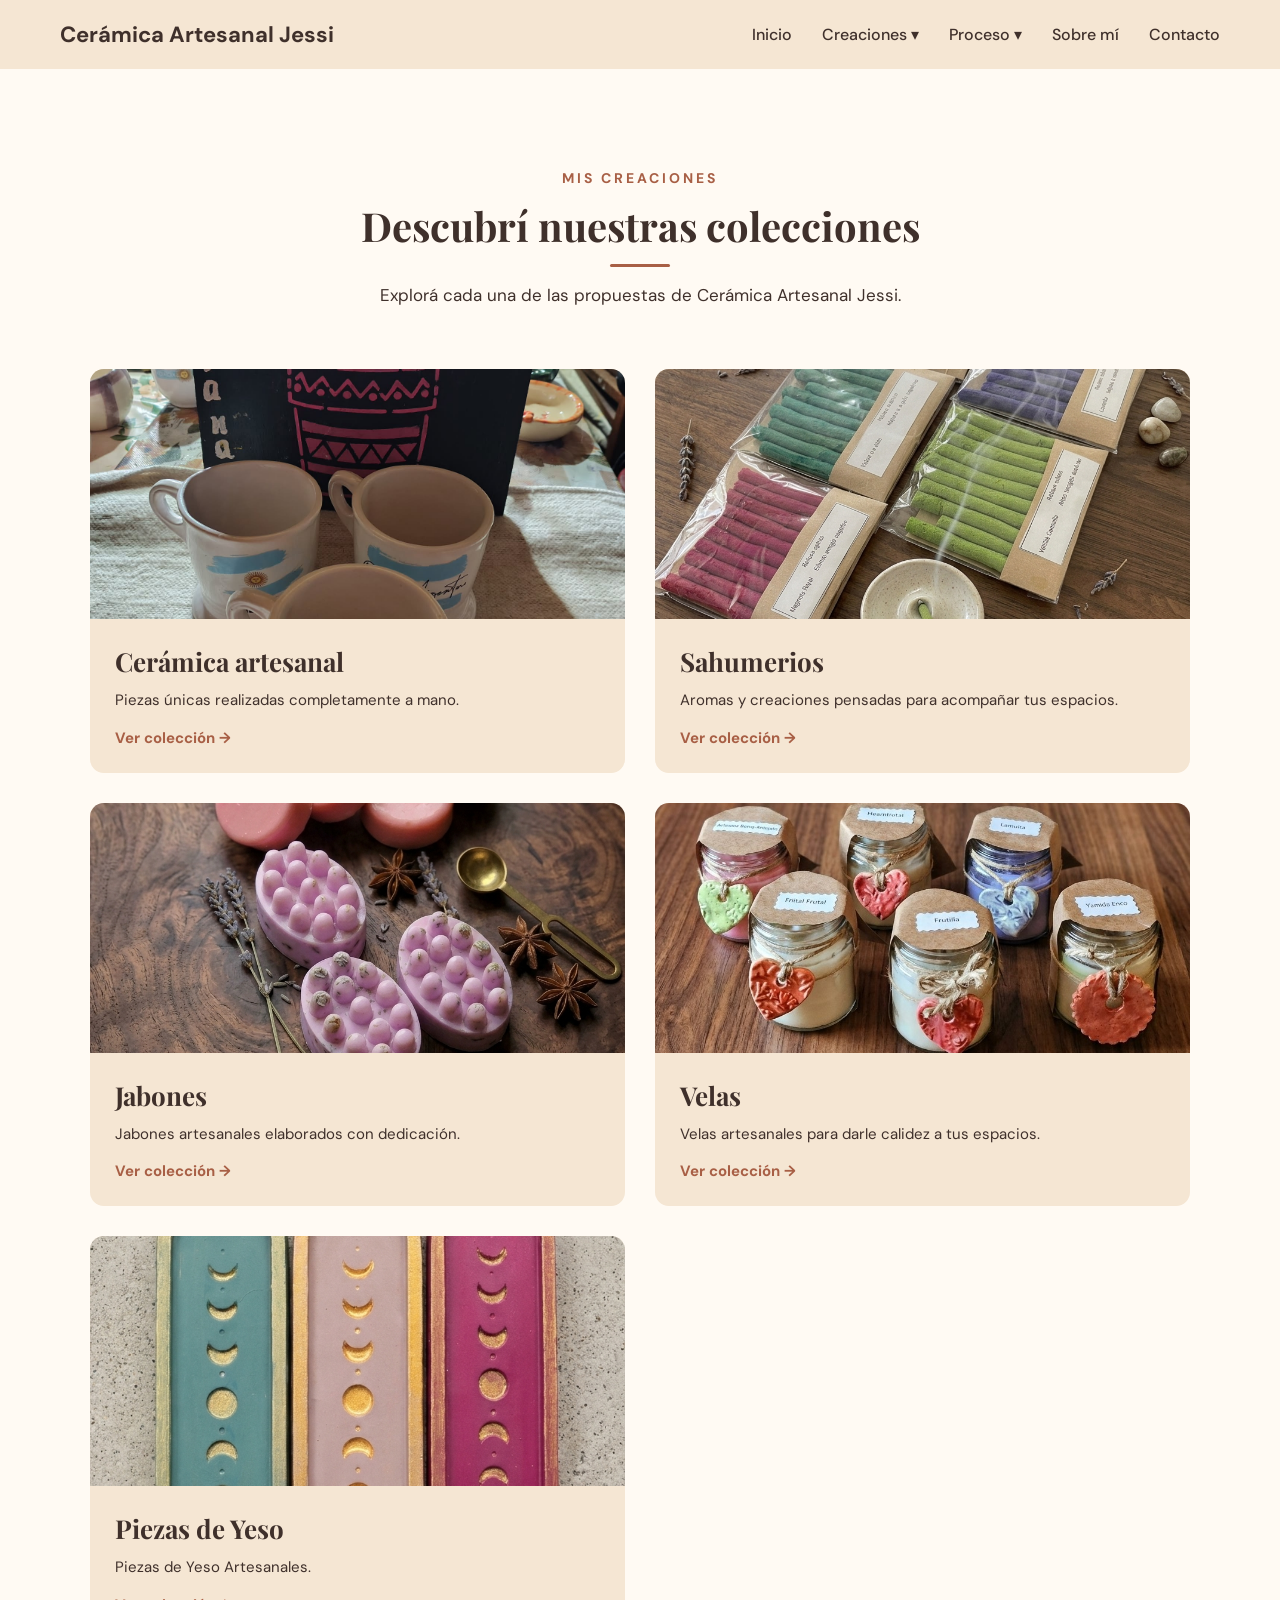
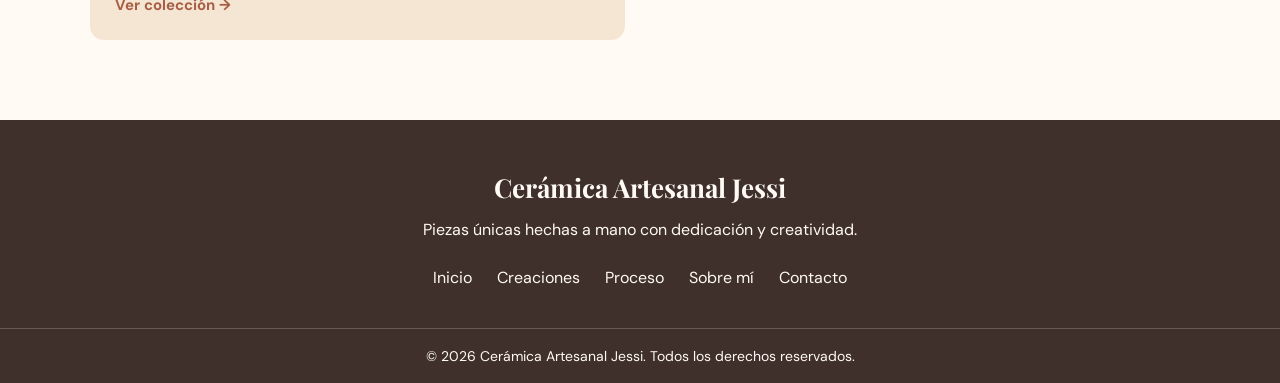
<file: creaciones.html>
<!DOCTYPE html>
<html lang="es">

<head>
    <meta charset="UTF-8">
    <meta name="viewport" content="width=device-width, initial-scale=1.0">

    <title>Creaciones | Cerámica Artesanal Jessi</title>

    <link rel="preconnect" href="https://fonts.googleapis.com">
    <link rel="preconnect" href="https://fonts.gstatic.com" crossorigin>

    <link href="https://fonts.googleapis.com/css2?family=DM+Sans:wght@400;500;600;700&family=Playfair+Display:wght@500;600;700&display=swap" rel="stylesheet">

    <link rel="stylesheet" href="css/style.css">
</head>

<body>

    <nav>
    <div class="logo">
        Cerámica Artesanal Jessi
    </div>

    <button class="menu-toggle" aria-label="Abrir menú">
        ☰
    </button>

    <ul>
        <li><a href="index.html">Inicio</a></li>
        <li class="dropdown">
            <a href="creaciones.html" class="dropdown-link">Creaciones ▾</a>
            <ul class="dropdown-menu">
                <li><a href="ceramica.html">Cerámica</a></li>
                <li><a href="sahumerios.html">Sahumerios</a></li>
                <li><a href="jabones.html">Jabones</a></li>
                <li><a href="velas.html">Velas</a></li>
                <li><a href="yeso.html">Yeso</a></li>
            </ul>
        </li>
        <li class="dropdown">
            <a href="proceso.html" class="dropdown-link">Proceso ▾</a>
            <ul class="dropdown-menu">
                <li><a href="proceso-ceramica.html">Proceso de Cerámica</a></li>
                <li><a href="proceso-sahumerios.html">Proceso de Sahumerios</a></li>
                <li><a href="proceso-jabones.html">Proceso de Jabones</a></li>
                <li><a href="proceso-velas.html">Proceso de Velas</a></li>
                <li><a href="proceso-yeso.html">Proceso de piezas de Yeso</a></li>
            </ul>
        </li>
        <li><a href="index.html#sobre-mi">Sobre mí</a></li>
        <li><a href="index.html#contacto">Contacto</a></li>
    </ul>
</nav>


    <main>

        <section class="creaciones-principal">

            <div class="seccion-titulo">

                <p class="subtitulo">MIS CREACIONES</p>

                <h2>Descubrí nuestras colecciones</h2>

                <p>
                    Explorá cada una de las propuestas de
                    Cerámica Artesanal Jessi.
                </p>

            </div>


            <div class="categorias-creaciones">

                <a href="ceramica.html" class="categoria-creacion">

                    <div class="categoria-imagen">
                        <img src="img/Ceramica/Ceramica1.jpg" alt="Cerámica artesanal">
                    </div>

                    <div class="categoria-contenido">
                        <h2>Cerámica artesanal</h2>

                        <p>
                            Piezas únicas realizadas completamente a mano.
                        </p>

                        <span>Ver colección →</span>
                    </div>

                </a>


                <a href="sahumerios.html" class="categoria-creacion">

                    <div class="categoria-imagen">
                        <img src="img/Sahumerios/sahumerio2.jpg" alt="Sahumerios artesanales">
                    </div>

                    <div class="categoria-contenido">
                        <h2>Sahumerios</h2>

                        <p>
                            Aromas y creaciones pensadas para acompañar tus espacios.
                        </p>

                        <span>Ver colección →</span>
                    </div>

                </a>


                <a href="jabones.html" class="categoria-creacion">

                    <div class="categoria-imagen">
                        <img src="img/Jabones/jabones4.jpg" alt="Jabones artesanales">
                    </div>

                    <div class="categoria-contenido">
                        <h2>Jabones</h2>

                        <p>
                            Jabones artesanales elaborados con dedicación.
                        </p>

                        <span>Ver colección →</span>
                    </div>

                </a>


                <a href="velas.html" class="categoria-creacion">

                    <div class="categoria-imagen">
                        <img src="img/Velas/velas1.jpg" alt="Velas artesanales">
                    </div>

                    <div class="categoria-contenido">
                        <h2>Velas</h2>

                        <p>
                            Velas artesanales para darle calidez a tus espacios.
                        </p>

                        <span>Ver colección →</span>
                    </div>

                </a>


                <a href="yeso.html" class="categoria-creacion">

                    <div class="categoria-imagen">
                        <img src="img/Yeso/yeso1.jpg" alt="Piezas de Yeso">
                    </div>

                    <div class="categoria-contenido">
                        <h2>Piezas de Yeso</h2>

                        <p>
                            Piezas de Yeso Artesanales.
                        </p>

                        <span>Ver colección →</span>
                    </div>

                </a>


            </div>

        </section>

    </main>


    <footer>

        <div class="footer-contenido">

            <h3>Cerámica Artesanal Jessi</h3>

            <p>
                Piezas únicas hechas a mano con dedicación y creatividad.
            </p>

            <div class="footer-links">
                <a href="index.html">Inicio</a>
                <a href="creaciones.html">Creaciones</a>
                <a href="index.html#proceso">Proceso</a>
                <a href="index.html#sobre-mi">Sobre mí</a>
                <a href="index.html#contacto">Contacto</a>
            </div>

        </div>

        <div class="footer-final">
            <p>© 2026 Cerámica Artesanal Jessi. Todos los derechos reservados.</p>
        </div>

    </footer>


    <script src="js/script.js"></script>

</body>

</html>
</file>
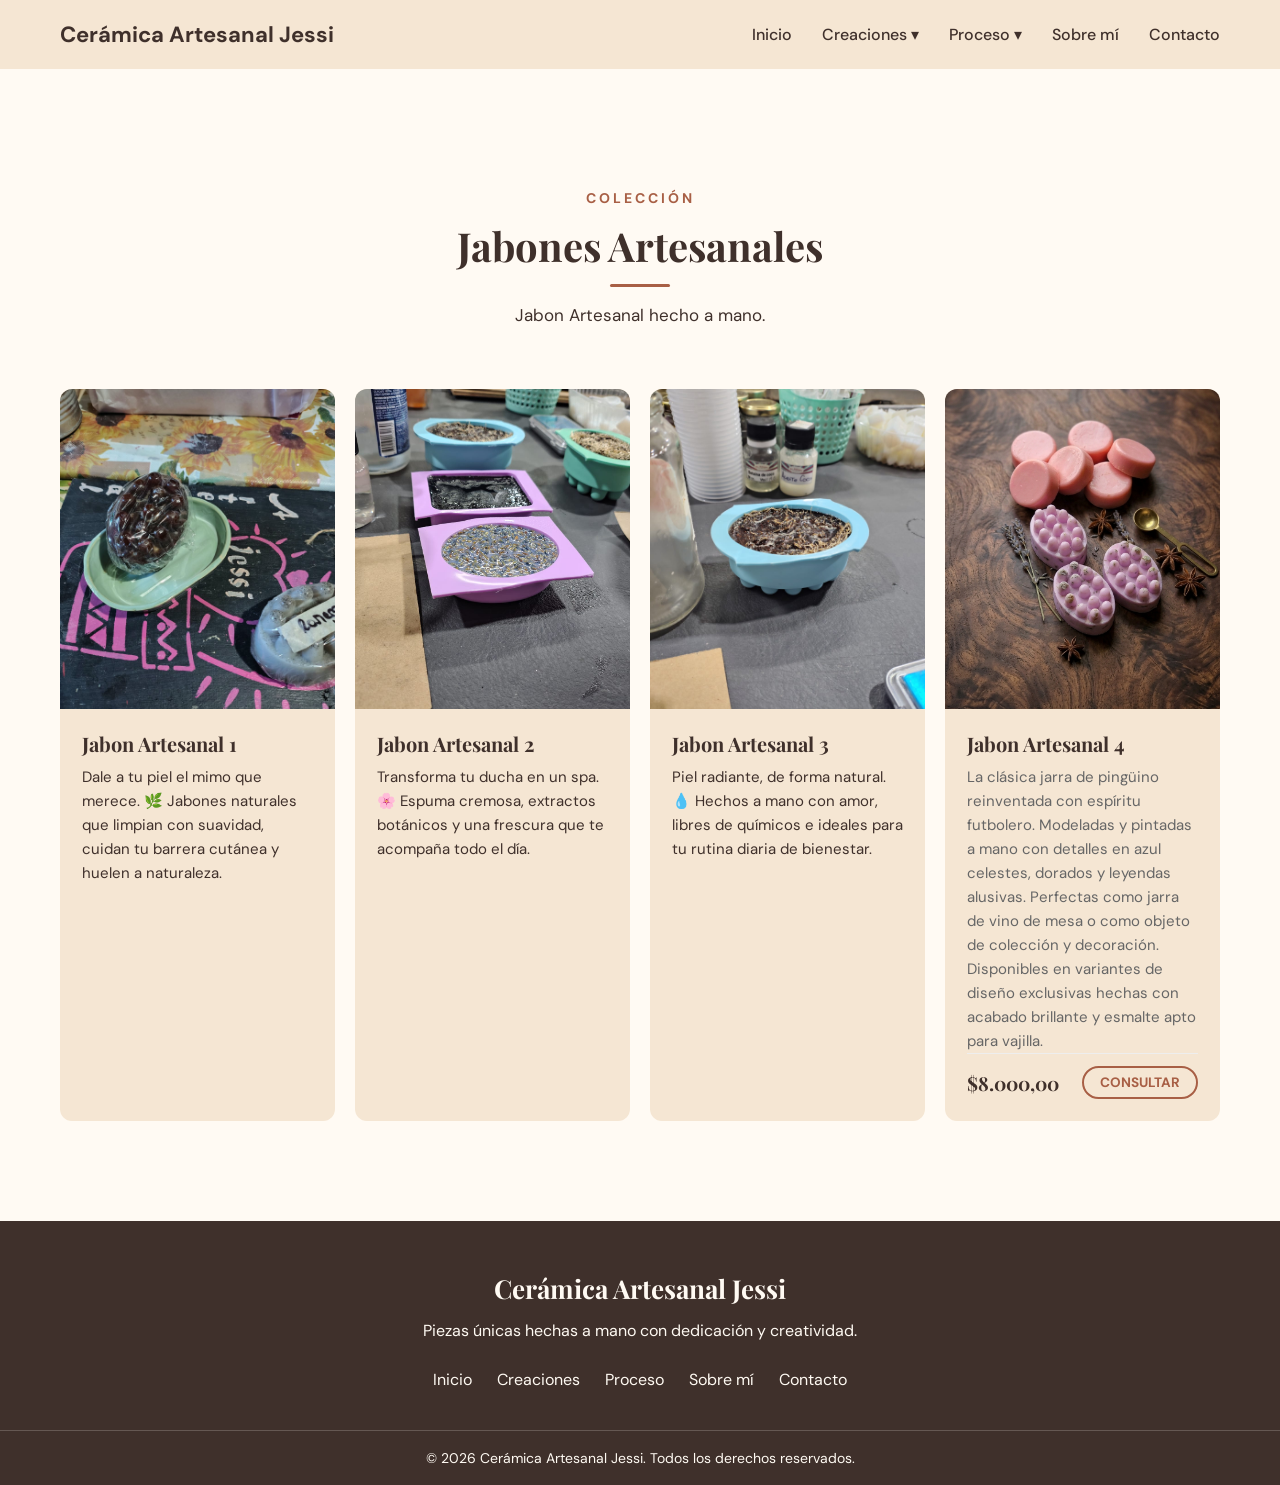
<file: jabones.html>
<!DOCTYPE html>
<html lang="es">

<head>
    <meta charset="UTF-8">
    <meta name="viewport" content="width=device-width, initial-scale=1.0">
    <title>Cerámica Artesanal | Cerámica Artesanal Jessi</title>

    <link rel="preconnect" href="https://fonts.googleapis.com">
    <link rel="preconnect" href="https://fonts.gstatic.com" crossorigin>
    <link href="https://fonts.googleapis.com/css2?family=DM+Sans:wght@400;500;600;700&family=Playfair+Display:wght@500;600;700&display=swap" rel="stylesheet">

    <link rel="stylesheet" href="css/style.css">
</head>

<body>

    <nav>
    <div class="logo">
        Cerámica Artesanal Jessi
    </div>

    <button class="menu-toggle" aria-label="Abrir menú">
        ☰
    </button>

    <ul>
        <li><a href="index.html">Inicio</a></li>
        <li class="dropdown">
            <a href="creaciones.html" class="dropdown-link">Creaciones ▾</a>
            <ul class="dropdown-menu">
                <li><a href="ceramica.html">Cerámica</a></li>
                <li><a href="sahumerios.html">Sahumerios</a></li>
                <li><a href="jabones.html">Jabones</a></li>
                <li><a href="velas.html">Velas</a></li>
                <li><a href="yeso.html">Yeso</a></li>
            </ul>
        </li>
        <li class="dropdown">
            <a href="proceso.html" class="dropdown-link">Proceso ▾</a>
            <ul class="dropdown-menu">
                <li><a href="proceso-ceramica.html">Proceso de Cerámica</a></li>
                <li><a href="proceso-sahumerios.html">Proceso de Sahumerios</a></li>
                <li><a href="proceso-jabones.html">Proceso de Jabones</a></li>
                <li><a href="proceso-velas.html">Proceso de Velas</a></li>
                <li><a href="proceso-yeso.html">Proceso de piezas de yeso</a></li>
            </ul>
        </li>
        <li><a href="index.html#sobre-mi">Sobre mí</a></li>
        <li><a href="index.html#contacto">Contacto</a></li>
    </ul>
</nav>

    <main>
        <section class="creaciones">

            <div class="seccion-titulo">
                <p class="subtitulo">COLECCIÓN</p>
                <h2>Jabones Artesanales</h2>
                <p>
                    Jabon Artesanal hecho a mano.
                </p>
            </div>

            <div class="galeria">

                <div class="pieza">
                    <img src="img/Jabones/jabones1.jpeg" alt="Taza de cerámica artesanal">
                    <div class="pieza-info">
                        <h3>Jabon Artesanal 1</h3>
                        <p>Dale a tu piel el mimo que merece. 🌿 Jabones naturales que limpian con suavidad, cuidan tu barrera cutánea y huelen a naturaleza.</p>
                    </div>
                </div>

                <div class="pieza">
                    <img src="img/Jabones/jabones2.jpeg" alt="Plato decorativo de cerámica">
                    <div class="pieza-info">
                        <h3>Jabon Artesanal 2</h3>
                        <p>Transforma tu ducha en un spa. 🌸 Espuma cremosa, extractos botánicos y una frescura que te acompaña todo el día.</p>
                    </div>
                </div>

                <div class="pieza">
                    <img src="img/Jabones/jabones3.jpeg" alt="Florero de cerámica">
                    <div class="pieza-info">
                        <h3>Jabon Artesanal 3</h3>
                        <p>Piel radiante, de forma natural. 💧 Hechos a mano con amor, libres de químicos e ideales para tu rutina diaria de bienestar.</p>
                    </div>
                </div>

                <div class="pieza">
                    <img src="img/Jabones/jabones4.jpg" alt="Jabones Artesanales">
                    
                    <div class="pieza-info">
                        <h3>Jabon Artesanal 4</h3>
                        
                        <p class="pieza-descripcion-larga">
                            La clásica jarra de pingüino reinventada con espíritu futbolero. Modeladas y pintadas a mano con detalles en azul celestes, dorados y leyendas alusivas. Perfectas como jarra de vino de mesa o como objeto de colección y decoración. Disponibles en variantes de diseño exclusivas hechas con acabado brillante y esmalte apto para vajilla.
                        </p>
                        
                        <div class="pieza-compra">
                            <span class="pieza-precio">$8.000,00</span>
                            <a href="index.html#contacto" class="btn-consultar">Consultar</a>
                        </div>
                    </div>
                </div>

            </div>

        </section>
    </main>

    <footer>
        <div class="footer-contenido">
            <h3>Cerámica Artesanal Jessi</h3>
            <p>Piezas únicas hechas a mano con dedicación y creatividad.</p>

            <div class="footer-links">
                <a href="index.html">Inicio</a>
                <a href="creaciones.html">Creaciones</a>
                <a href="index.html#proceso">Proceso</a>
                <a href="index.html#sobre-mi">Sobre mí</a>
                <a href="index.html#contacto">Contacto</a>
            </div>
        </div>

        <div class="footer-final">
            <p>© 2026 Cerámica Artesanal Jessi. Todos los derechos reservados.</p>
        </div>
    </footer>

    <script src="js/script.js"></script>

</body>

</html>
</file>
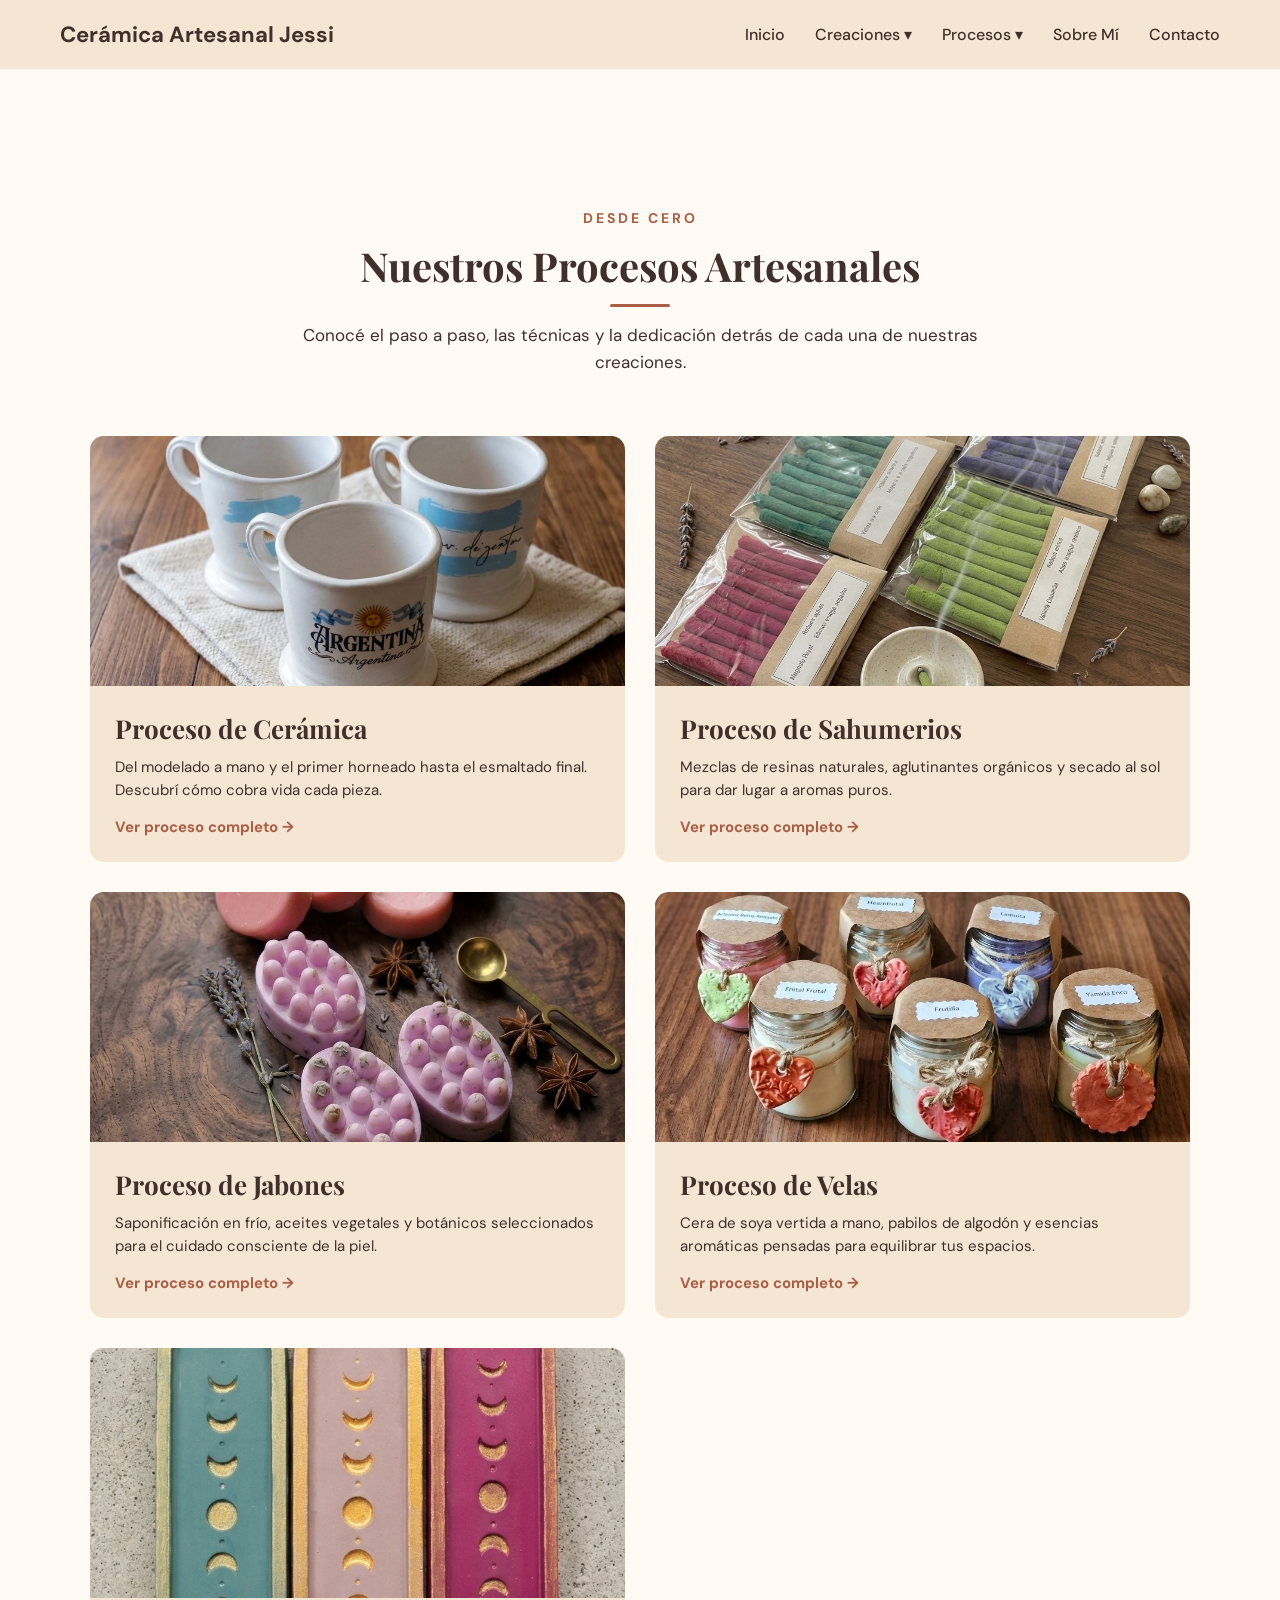
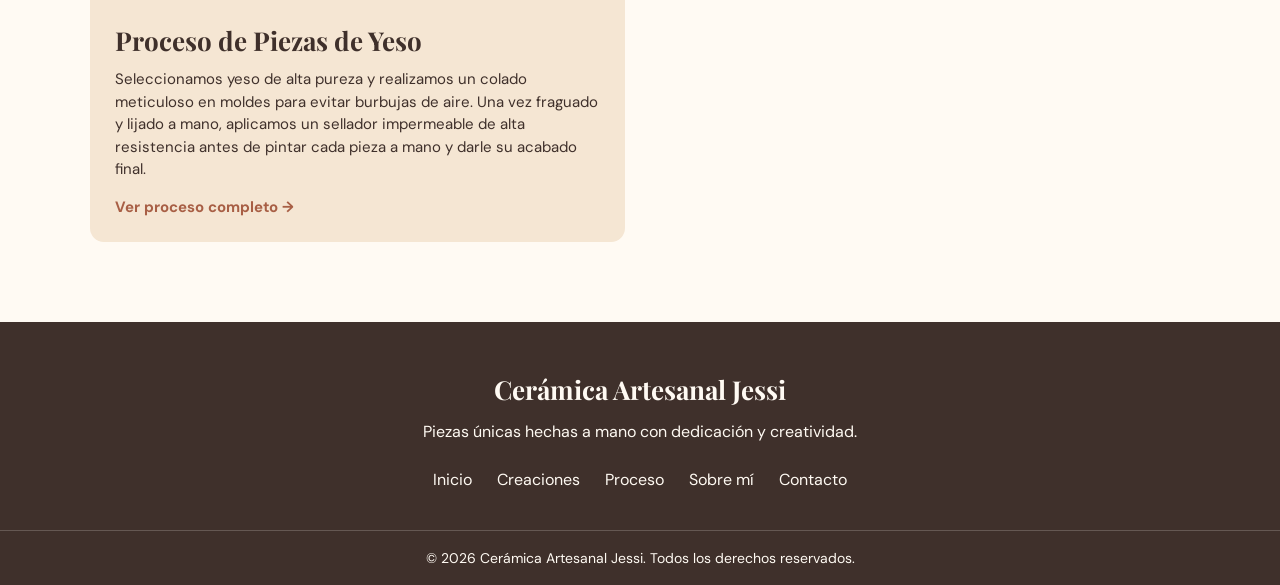
<file: proceso.html>
<!DOCTYPE html>
<html lang="es">
<head>
    <meta charset="UTF-8">
    <meta name="viewport" content="width=device-width, initial-scale=1.0">
    <title>Procesos Artesanales</title>
    <link rel="stylesheet" href="css/style.css">
    <!-- Fuentes Google -->
    <link rel="preconnect" href="https://fonts.googleapis.com">
    <link rel="preconnect" href="https://fonts.gstatic.com" crossorigin>
    <link href="https://fonts.googleapis.com/css2?family=DM+Sans:wght@400;500;700&family=Playfair+Display:wght@600;700&display=swap" rel="stylesheet">
</head>
<body>

    <!-- NAVEGACIÓN -->
    <nav>
        <div class="logo">Cerámica Artesanal Jessi</div>
        <button class="menu-toggle" id="menu-toggle">☰</button>
        <ul id="menu">
            <li><a href="index.html">Inicio</a></li>
            <li class="dropdown">
                <a href="creaciones.html">Creaciones ▾</a>
                <ul class="dropdown-menu">
                    <li><a href="ceramica.html">Cerámica</a></li>
                    <li><a href="sahumerios.html">Sahumerios</a></li>
                    <li><a href="jabones.html">Jabones</a></li>
                    <li><a href="velas.html">Velas</a></li>
                    <li><a href="yeso.html">Yeso</a></li>
                </ul>
            </li>
            <li class="dropdown">
                <a href="procesos.html">Procesos ▾</a>
                <ul class="dropdown-menu">
                    <li><a href="proceso-ceramica.html">Proceso Cerámica</a></li>
                    <li><a href="proceso-sahumerios.html">Proceso Sahumerios</a></li>
                    <li><a href="proceso-jabones.html">Proceso Jabones</a></li>
                    <li><a href="proceso-velas.html">Proceso Velas</a></li>
                    <li><a href="proceso-yeso.html">Proceso de piezas de Yeso</a></li>
                </ul>
            </li>
            <li><a href="sobre-mi.html">Sobre Mí</a></li>
            <li><a href="index.html#contacto">Contacto</a></li>
        </ul>
    </nav>

    <!-- PÁGINA GENERAL DE PROCESOS -->
    <main class="procesos-principal">
        <section class="seccion-titulo">
            <p class="subtitulo">DESDE CERO</p>
            <h2>Nuestros Procesos Artesanales</h2>
            <p>Conocé el paso a paso, las técnicas y la dedicación detrás de cada una de nuestras creaciones.</p>
        </section>

        <div class="categorias-procesos">
            
            <!-- Proceso Cerámica -->
            <a href="proceso-ceramica.html" class="categoria-proceso">
                <div class="categoria-imagen">
                    <img src="img/Procesos/Ceramica1.jpg" alt="Proceso de Cerámica">
                </div>
                <div class="categoria-contenido">
                    <h2>Proceso de Cerámica</h2>
                    <p>Del modelado a mano y el primer horneado hasta el esmaltado final. Descubrí cómo cobra vida cada pieza.</p>
                    <span>Ver proceso completo →</span>
                </div>
            </a>

            <!-- Proceso Sahumerios -->
            <a href="proceso-sahumerios.html" class="categoria-proceso">
                <div class="categoria-imagen">
                    <img src="img/Procesos/sahumerio2.jpg" alt="Proceso de Sahumerios">
                </div>
                <div class="categoria-contenido">
                    <h2>Proceso de Sahumerios</h2>
                    <p>Mezclas de resinas naturales, aglutinantes orgánicos y secado al sol para dar lugar a aromas puros.</p>
                    <span>Ver proceso completo →</span>
                </div>
            </a>

            <!-- Proceso Jabones -->
            <a href="proceso-jabones.html" class="categoria-proceso">
                <div class="categoria-imagen">
                    <img src="img/Procesos/jabones4.jpg" alt="Proceso de Jabones">
                </div>
                <div class="categoria-contenido">
                    <h2>Proceso de Jabones</h2>
                    <p>Saponificación en frío, aceites vegetales y botánicos seleccionados para el cuidado consciente de la piel.</p>
                    <span>Ver proceso completo →</span>
                </div>
            </a>

            <!-- Proceso Velas -->
            <a href="proceso-velas.html" class="categoria-proceso">
                <div class="categoria-imagen">
                    <img src="img/Procesos/velas1.jpg" alt="Proceso de Velas">
                </div>
                <div class="categoria-contenido">
                    <h2>Proceso de Velas</h2>
                    <p>Cera de soya vertida a mano, pabilos de algodón y esencias aromáticas pensadas para equilibrar tus espacios.</p>
                    <span>Ver proceso completo →</span>
                </div>
            </a>

            <a href="proceso-yeso.html" class="categoria-proceso">
                <div class="categoria-imagen">
                    <img src="img/Procesos/yeso1.jpg" alt="Proceso de Piezas de Yeso">
                </div>
                <div class="categoria-contenido">
                    <h2>Proceso de Piezas de Yeso</h2>
                    <p>Seleccionamos yeso de alta pureza y realizamos un colado meticuloso en moldes para evitar burbujas de aire. Una vez fraguado y lijado a mano, aplicamos un sellador impermeable de alta resistencia antes de pintar cada pieza a mano y darle su acabado final.</p>
                    <span>Ver proceso completo →</span>
                </div>
            </a>

        </div>
    </main>

<!-- FOOTER COMPLETO -->
    <footer>
        <div class="footer-contenido">
            <h3>Cerámica Artesanal Jessi</h3>
            <p>Piezas únicas hechas a mano con dedicación y creatividad.</p>
            
            <div class="footer-links">
                <a href="index.html">Inicio</a>
                <a href="creaciones.html">Creaciones</a>
                <a href="procesos.html">Proceso</a>
                <a href="sobre-mi.html">Sobre mí</a>
                <a href="contacto.html">Contacto</a>
            </div>
        </div>

        <div class="footer-final">
            <p>© 2026 Cerámica Artesanal Jessi. Todos los derechos reservados.</p>
        </div>
    </footer>

</body>
</html>
</file>
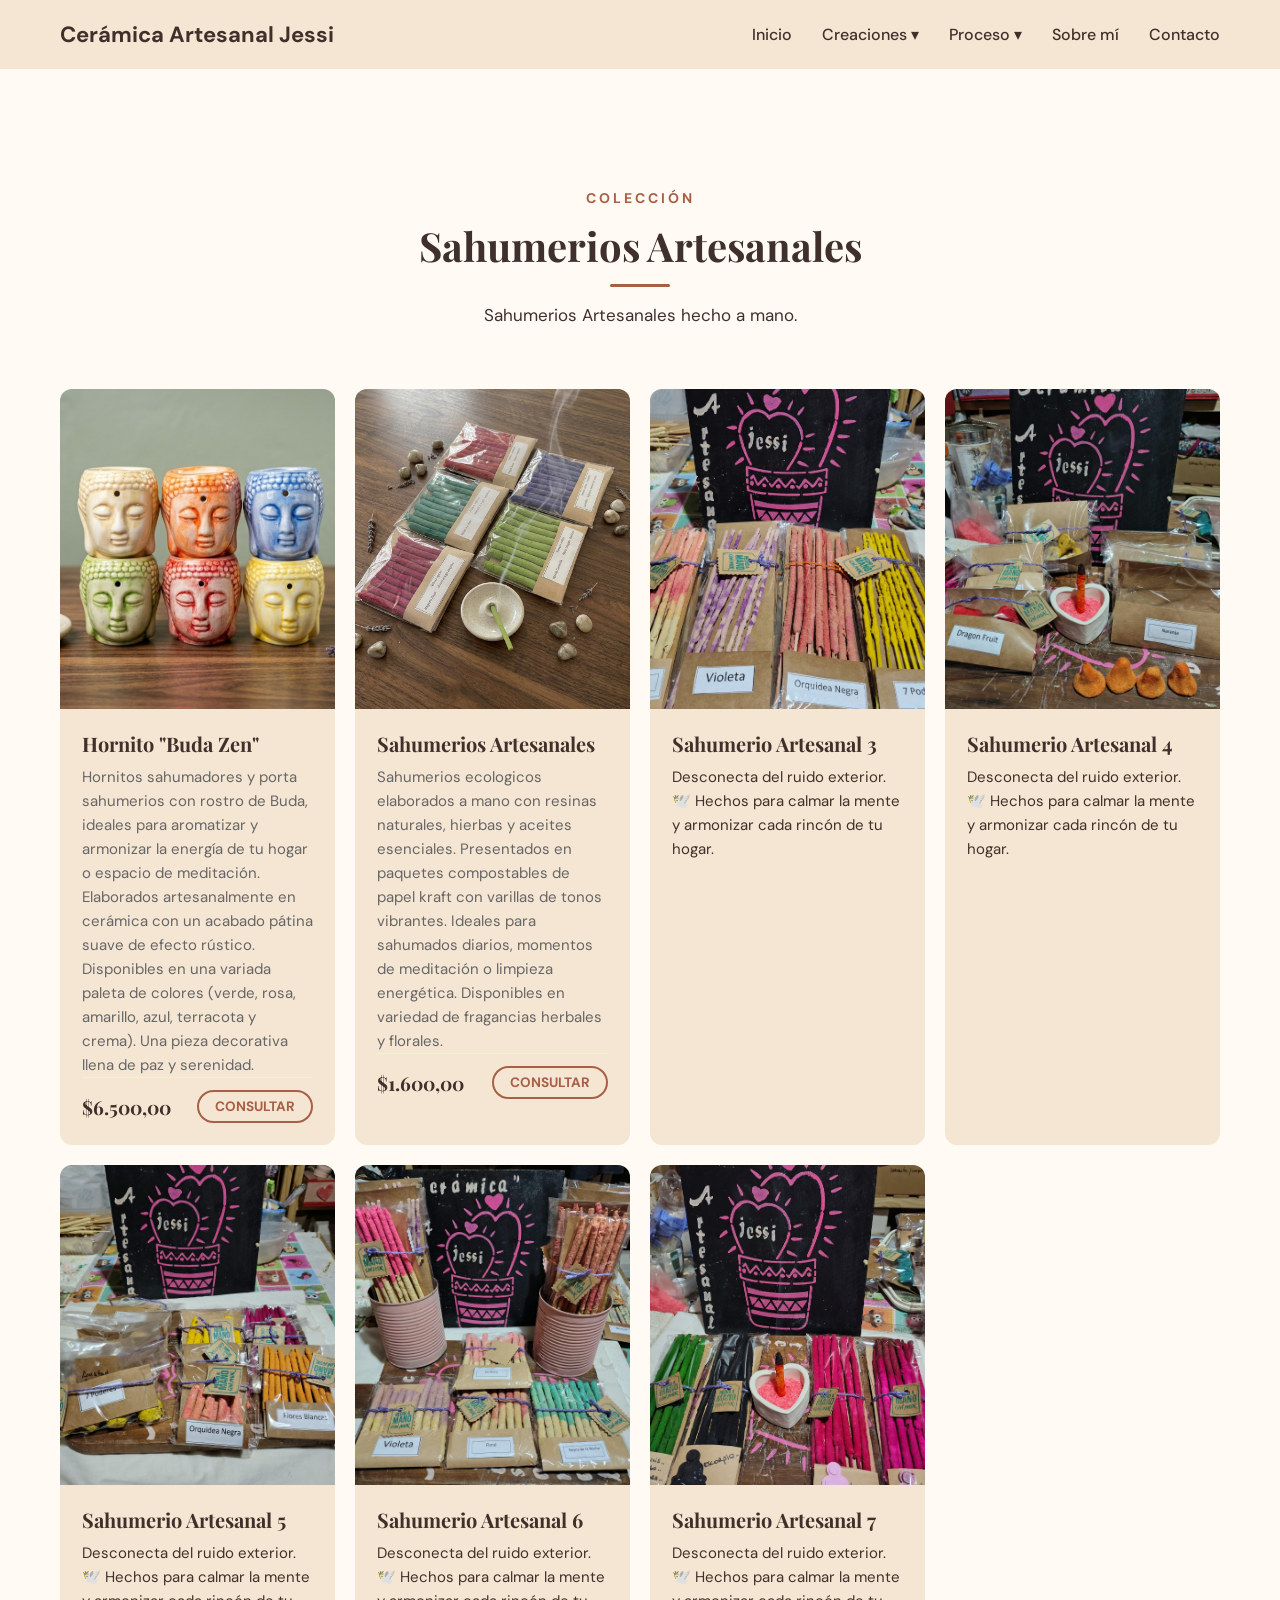
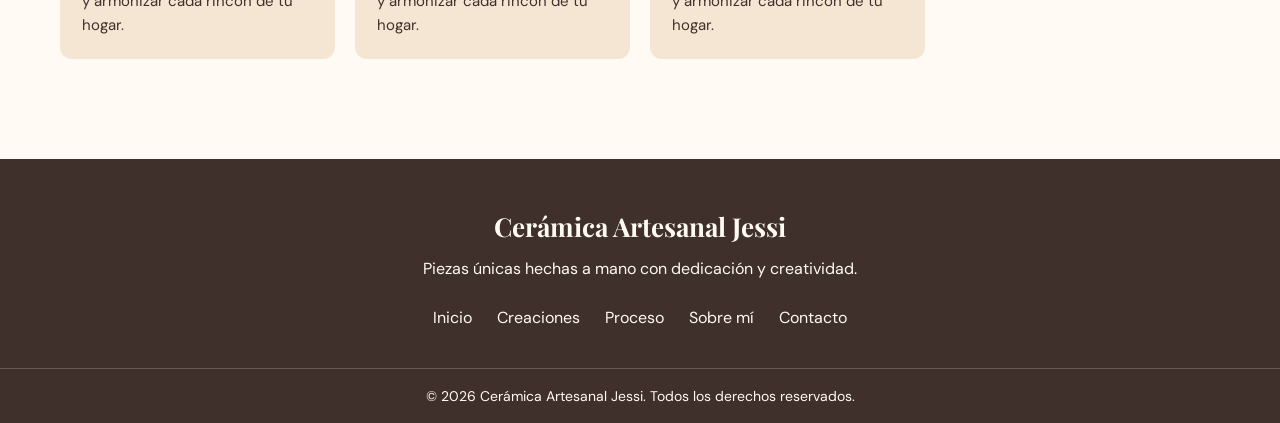
<file: sahumerios.html>
<!DOCTYPE html>
<html lang="es">

<head>
    <meta charset="UTF-8">
    <meta name="viewport" content="width=device-width, initial-scale=1.0">
    <title>Cerámica Artesanal | Cerámica Artesanal Jessi</title>

    <link rel="preconnect" href="https://fonts.googleapis.com">
    <link rel="preconnect" href="https://fonts.gstatic.com" crossorigin>
    <link href="https://fonts.googleapis.com/css2?family=DM+Sans:wght@400;500;600;700&family=Playfair+Display:wght@500;600;700&display=swap" rel="stylesheet">

    <link rel="stylesheet" href="css/style.css">
</head>

<body>

    <nav>
    <div class="logo">
        Cerámica Artesanal Jessi
    </div>

    <button class="menu-toggle" aria-label="Abrir menú">
        ☰
    </button>

    <ul>
        <li><a href="index.html">Inicio</a></li>
        <li class="dropdown">
            <a href="creaciones.html" class="dropdown-link">Creaciones ▾</a>
            <ul class="dropdown-menu">
                <li><a href="ceramica.html">Cerámica</a></li>
                <li><a href="sahumerios.html">Sahumerios</a></li>
                <li><a href="jabones.html">Jabones</a></li>
                <li><a href="velas.html">Velas</a></li>
                <li><a href="yeso.html">Yeso</a></li>
            </ul>
        </li>
        <li class="dropdown">
            <a href="proceso.html" class="dropdown-link">Proceso ▾</a>
            <ul class="dropdown-menu">
                <li><a href="proceso-ceramica.html">Proceso de Cerámica</a></li>
                <li><a href="proceso-sahumerios.html">Proceso de Sahumerios</a></li>
                <li><a href="proceso-jabones.html">Proceso de Jabones</a></li>
                <li><a href="proceso-velas.html">Proceso de Velas</a></li>
                <li><a href="proceso-yeso.html">Proceso de piezas de yeso</a></li>
            </ul>
        </li>
        <li><a href="index.html#sobre-mi">Sobre mí</a></li>
        <li><a href="index.html#contacto">Contacto</a></li>
    </ul>
</nav>

    <main>
        <section class="creaciones">

            <div class="seccion-titulo">
                <p class="subtitulo">COLECCIÓN</p>
                <h2>Sahumerios Artesanales</h2>
                <p>
                    Sahumerios Artesanales hecho a mano.
                </p>
            </div>

            <div class="galeria">

                <div class="pieza">
                    <img src="img/Sahumerios/sahumerio1.jpg" alt="Hornitos sahumadores de cerámica con forma de cabeza de Buda en variados colores pastel rústicos">
                    
                    <div class="pieza-info">
                        <h3>Hornito "Buda Zen"</h3>
                        
                        <!-- Descripción detallada optimizada -->
                        <p class="pieza-descripcion-larga">
                            Hornitos sahumadores y porta sahumerios con rostro de Buda, ideales para aromatizar y armonizar la energía de tu hogar o espacio de meditación. Elaborados artesanalmente en cerámica con un acabado pátina suave de efecto rústico. Disponibles en una variada paleta de colores (verde, rosa, amarillo, azul, terracota y crema). Una pieza decorativa llena de paz y serenidad.
                        </p>
                        
                        <!-- Bloque de Precio y Consulta -->
                        <div class="pieza-compra">
                            <span class="pieza-precio">$6.500,00</span> 
                            <a href="index.html#contacto" class="btn-consultar">Consultar</a>
                        </div>
                    </div>
                </div>

                <div class="pieza">
                    <img src="img/Sahumerios/sahumerio2.jpg" alt="Paquetes de sahumerios artesanales de colores en empaque ecologico junto a porta sahumerio de ceramica">
                    
                    <div class="pieza-info">
                        <h3>Sahumerios Artesanales</h3>
                        
                        <!-- Descripción detallada optimizada -->
                        <p class="pieza-descripcion-larga">
                            Sahumerios ecologicos elaborados a mano con resinas naturales, hierbas y aceites esenciales. Presentados en paquetes compostables de papel kraft con varillas de tonos vibrantes. Ideales para sahumados diarios, momentos de meditación o limpieza energética. Disponibles en variedad de fragancias herbales y florales.
                        </p>
                        
                        <!-- Bloque de Precio y Consulta -->
                        <div class="pieza-compra">
                            <span class="pieza-precio">$1.600,00</span> 
                            <a href="index.html#contacto" class="btn-consultar">Consultar</a>
                        </div>
                    </div>
                </div>

                <div class="pieza">
                    <img src="img/Sahumerios/sahumerio3.jpg" alt="Sahumerio3">
                    <div class="pieza-info">
                        <h3>Sahumerio Artesanal 3</h3>
                        <p>Desconecta del ruido exterior. 🕊️ Hechos para calmar la mente y armonizar cada rincón de tu hogar.</p>
                    </div>
                </div>

                <div class="pieza">
                    <img src="img/Sahumerios/sahumerio4.jpeg" alt="Sahumerio4">
                    <div class="pieza-info">
                        <h3>Sahumerio Artesanal 4</h3>
                        <p>Desconecta del ruido exterior. 🕊️ Hechos para calmar la mente y armonizar cada rincón de tu hogar.</p>
                    </div>
                </div>

                <div class="pieza">
                    <img src="img/Sahumerios/sahumerio5.jpeg" alt="Sahumerio5">
                    <div class="pieza-info">
                        <h3>Sahumerio Artesanal 5</h3>
                        <p>Desconecta del ruido exterior. 🕊️ Hechos para calmar la mente y armonizar cada rincón de tu hogar.</p>
                    </div>
                </div>

                <div class="pieza">
                    <img src="img/Sahumerios/sahumerio6.jpeg" alt="Sahumerio6">
                    <div class="pieza-info">
                        <h3>Sahumerio Artesanal 6</h3>
                        <p>Desconecta del ruido exterior. 🕊️ Hechos para calmar la mente y armonizar cada rincón de tu hogar.</p>
                    </div>
                </div>

                <div class="pieza">
                    <img src="img/Sahumerios/sahumerio7.jpg" alt="Sahumerio7">
                    <div class="pieza-info">
                        <h3>Sahumerio Artesanal 7</h3>
                        <p>Desconecta del ruido exterior. 🕊️ Hechos para calmar la mente y armonizar cada rincón de tu hogar.</p>
                    </div>
                </div>

            </div>

        </section>
    </main>

    <footer>
        <div class="footer-contenido">
            <h3>Cerámica Artesanal Jessi</h3>
            <p>Piezas únicas hechas a mano con dedicación y creatividad.</p>

            <div class="footer-links">
                <a href="index.html">Inicio</a>
                <a href="creaciones.html">Creaciones</a>
                <a href="index.html#proceso">Proceso</a>
                <a href="index.html#sobre-mi">Sobre mí</a>
                <a href="index.html#contacto">Contacto</a>
            </div>
        </div>

        <div class="footer-final">
            <p>© 2026 Cerámica Artesanal Jessi. Todos los derechos reservados.</p>
        </div>
    </footer>

    <script src="js/script.js"></script>

</body>

</html>
</file>
<file: css/style.css>
* {
    margin: 0;
    padding: 0;
    box-sizing: border-box;
}

html {
    scroll-behavior: smooth;
}

body {
    font-family: "DM Sans", sans-serif;
    background-color: #FFFAF3;
    color: #3F302B;
}

h1, h2, h3 {
    font-family: "Playfair Display", serif;
}

/* ==============================
   NAVEGACIÓN
   ============================== */

nav {
    width: 100%;
    padding: 20px 60px;
    display: flex;
    justify-content: space-between;
    align-items: center;
    background-color: #F5E6D3;
}

.logo {
    font-size: 22px;
    font-weight: bold;
}

nav ul {
    display: flex;
    gap: 30px;
    list-style: none;
}

nav a {
    text-decoration: none;
    color: #3F302B;
    font-weight: 500;
}

nav a:hover {
    color: #A85F45;
}

.menu-toggle {
    display: none;
}

/* MENÚ DESPLEGABLE (DROPDOWN) */
nav ul li.dropdown {
    position: relative;
}

.dropdown-menu {
    display: none;
    position: absolute;
    top: 100%;
    left: 0;
    background-color: #F5E6D3;
    min-width: 170px;
    box-shadow: 0 8px 16px rgba(63, 48, 43, 0.15);
    border-radius: 8px;
    padding: 10px 0;
    z-index: 1000;
    flex-direction: column;
    gap: 0;
}

.dropdown-menu li {
    width: 100%;
}

.dropdown-menu a {
    display: block;
    padding: 10px 20px;
    font-size: 15px;
    color: #3F302B;
    transition: background-color 0.2s ease, color 0.2s ease;
}

.dropdown-menu a:hover {
    background-color: #EBD5C1;
    color: #A85F45;
}

nav ul li.dropdown:hover .dropdown-menu {
    display: flex;
}

/* ==============================
   HERO
   ============================== */

.hero {
    min-height: 85vh;
    display: flex;
    align-items: center;
    justify-content: center;
    text-align: center;
    padding: 40px 20px;
    background-color: #F5E6D3;
    background-image: linear-gradient(
        to bottom,
        #F5E6D3 0%,                      /* Coincide con el color del menú arriba */
        rgba(63, 48, 43, 0.45) 15%,      /* Capa oscura suave para resaltar texto */
        rgba(63, 48, 43, 0.45) 85%,      /* Capa oscura suave */
        #FFFAF3 100%                     /* Coincide con el color de la sección inferior */
    ), url("../img/hero.jpeg");
    background-size: cover;
    background-position: center;
    background-repeat: no-repeat;
    color: white;
}

.hero-contenido {
    max-width: 750px;
    animation: aparecerHero 1s ease-out;
}

.hero .subtitulo {
    font-size: 14px;
    letter-spacing: 3px;
    font-weight: bold;
    color: #A85F45;
    margin-bottom: 15px;
}

.hero h1 {
    font-size: 56px;
    line-height: 1.1;
    margin-bottom: 20px;
}

.hero p {
    font-size: 18px;
    line-height: 1.6;
    margin-bottom: 30px;
}

.boton {
    display: inline-block;
    padding: 14px 30px;
    background-color: #A85F45;
    color: white;
    text-decoration: none;
    font-weight: bold;
    border-radius: 5px;
    transition: transform 0.3s ease, background-color 0.3s ease;
}

.boton:hover {
    background-color: #6F5145;
    transform: translateY(-3px);
}

/* ==============================
   SECCIONES Y TÍTULOS
   ============================== */

.seccion-titulo {
    text-align: center;
    max-width: 700px;
    margin: 20px auto 60px;
}

.seccion-titulo .subtitulo {
    font-size: 14px;
    letter-spacing: 3px;
    font-weight: bold;
    color: #A85F45;
    margin-bottom: 12px;
}

.seccion-titulo h2 {
    font-size: 40px;
    margin-bottom: 15px;
    position: relative;
    display: inline-block;
}

.seccion-titulo h2::after {
    content: "";
    display: block;
    width: 60px;
    height: 3px;
    background: #A85F45;
    margin: 12px auto 0;
    border-radius: 10px;
}

.seccion-titulo > p:last-child {
    font-size: 17px;
    line-height: 1.6;
}


/* ==============================
   GALERÍA PRINCIPAL (INDEX)
   ============================== */

.creaciones {
    padding: 100px 60px;
    background-color: #FFFAF3;
}

.galeria {
    display: grid;
    grid-template-columns: repeat(4, 1fr); 
    gap: 20px;
    margin-top: 40px;
}

.pieza {
    background-color: #F5E6D3;
    border-radius: 12px;
    overflow: hidden;
    transition: transform 0.3s ease, box-shadow 0.3s ease;
}

.pieza:hover {
    transform: translateY(-8px);
    box-shadow: 0 15px 30px rgba(63, 48, 43, 0.15);
}

.pieza img {
    width: 100%;
    height: 320px;
    object-fit: cover;
    display: block;
    transition: transform 0.5s ease;
}

.pieza:hover img {
    transform: scale(1.05);
}

.pieza-info {
    padding: 22px;
}

.pieza-info h3 {
    font-size: 1.25rem;
    line-height: 1.3;
    word-break: normal;
    overflow-wrap: break-word;
    margin-bottom: 8px;
}

.pieza-info p {
    font-size: 15px;
    line-height: 1.6;
    margin: 0;
}


/* ==============================
   NUEVO BLOQUE DE PRECIO Y CONSULTA
   ============================== */

/* Estilo para la descripción larga */
.pieza-descripcion-larga {
    font-size: 0.9rem;
    color: #666; /* Gris más suave */
    line-height: 1.5;
    margin-bottom: 15px; /* Separación con el bloque de precio */
}

/* Contenedor de Precio y Botón */
.pieza-compra {
    display: flex;
    justify-content: space-between; /* Separa precio a la izq, botón a la der */
    align-items: center;
    border-top: 1px solid #EEE; /* Línea sutil separadora */
    padding-top: 12px;
    margin-top: auto; /* Empuja este bloque al fondo de la info */
}

/* Estilo del Precio */
.pieza-precio {
    font-size: 1.2rem;
    font-weight: bold;
    color: #3F302B; /* Tono marrón oscuro */
    font-family: 'Playfair Display', serif; /* Usamos la fuente de títulos */
}

/* Estilo del Botón de Consultar */
.btn-consultar {
    display: inline-block;
    background-color: transparent;
    color: #A85F45; /* Tono terracota */
    border: 2px solid #A85F45;
    padding: 6px 16px;
    border-radius: 20px;
    font-size: 0.85rem;
    font-weight: bold;
    text-transform: uppercase;
    text-decoration: none;
    transition: all 0.3s ease;
}

.btn-consultar:hover {
    background-color: #A85F45;
    color: #FFF;
    box-shadow: 0 4px 8px rgba(168, 95, 69, 0.3);
}


/* ==============================
   CARRUSEL DE MÚLTIPLES IMÁGENES
   ============================== */

/* Aseguramos que la tarjeta permita el desborde contenido */
.pieza {
    overflow: hidden;
}

.carrusel-imagenes {
    position: relative;
    width: 100%;
    height: 280px;
    overflow: hidden; /* Evita que las flechas salgan de la tarjeta */
}

.carrusel-pista {
    display: flex;
    width: 100%;
    height: 100%;
    overflow-x: scroll;
    scroll-snap-type: x mandatory;
    scrollbar-width: none;
    -ms-overflow-style: none;
}

.carrusel-pista::-webkit-scrollbar {
    display: none;
}

.carrusel-pista img {
    min-width: 100%;
    width: 100%;
    height: 100%;
    object-fit: cover;
    scroll-snap-align: start;
    flex-shrink: 0;
}

.carrusel-imagenes::-webkit-scrollbar {
    display: none;
}

.carrusel-imagenes img {
    width: 100%;
    min-width: 100%; /* Forzado para que cada foto ocupe el 100% exacto de la tarjeta */
    height: 100%;
    object-fit: cover;
    scroll-snap-align: start;
    scroll-snap-stop: always;
    flex-shrink: 0;
}

/* Badge indicador */
.carrusel-badge {
    position: absolute;
    bottom: 10px;
    right: 10px;
    background: rgba(63, 48, 43, 0.75);
    color: #FFF;
    font-size: 0.75rem;
    padding: 3px 8px;
    border-radius: 12px;
    pointer-events: none;
    z-index: 2;
}

/* Estilo para las flechas del carrusel */
.carrusel-btn {
    position: absolute;
    top: 50%;
    transform: translateY(-50%);
    background: rgba(255, 255, 255, 0.9);
    color: #3F302B;
    border: 1px solid rgba(0, 0, 0, 0.1);
    width: 32px;
    height: 32px;
    border-radius: 50%;
    font-size: 14px;
    cursor: pointer;
    z-index: 10; /* Mantiene las flechas por encima de cualquier foto */
    display: flex;
    align-items: center;
    justify-content: center;
    box-shadow: 0 2px 8px rgba(0, 0, 0, 0.25);
    transition: background 0.2s ease, transform 0.2s ease;
}

.carrusel-btn:hover {
    background: #FFFFFF;
    transform: translateY(-50%) scale(1.1);
}

.carrusel-btn.prev {
    left: 10px; /* Margen interno para que no se corte */
}

.carrusel-btn.next {
    right: 10px; /* Margen interno para que no se corte */
}

/* ==============================
   PROCESOS (INDEX)
   ============================== */

.proceso {
    padding: 100px 60px;
    background-color: #F5E6D3;
}

.pasos {
    max-width: 1100px;
    margin: 0 auto;
    display: grid;
    grid-template-columns: repeat(4, 1fr);
    gap: 25px;
}

.paso {
    background-color: #FFFAF3;
    padding: 35px 25px;
    border-radius: 12px;
    text-align: center;
    transition: transform 0.3s ease;
}

.paso:hover {
    transform: translateY(-8px);
}

.paso .proceso-img {
    width: 100%;
    height: 200px;
    object-fit: cover;
    border-radius: 10px;
    margin-bottom: 15px;
}

.paso span {
    display: block;
    font-size: 18px;
    font-weight: bold;
    color: #A85F45;
    margin-bottom: 20px;
}

.paso h3 {
    font-size: 22px;
    margin-bottom: 15px;
}

.paso p {
    font-size: 16px;
    line-height: 1.6;
}

.boton-categoria {
    display: inline-block;
    margin-top: 12px;
    color: #A85F45;
    font-weight: bold;
    text-decoration: none;
    transition: color 0.3s ease;
}

.boton-categoria:hover {
    color: #6F5145;
}

/* ==============================
   PÁGINA DE PROCESOS (GENERAL Y DETALLADA - ZIGZAG)
   ============================== */

.procesos-principal {
    padding: 120px 40px 80px;
    min-height: 70vh;
}

.categorias-procesos {
    max-width: 1100px;
    margin: 0 auto;
    display: grid;
    grid-template-columns: repeat(2, 1fr);
    gap: 30px;
}

.categoria-proceso {
    display: flex;
    flex-direction: column;
    background-color: #F5E6D3;
    border-radius: 14px;
    overflow: hidden;
    text-decoration: none;
    color: #3F302B;
    transition: transform 0.3s ease, box-shadow 0.3s ease;
}

.categoria-proceso:hover {
    transform: translateY(-8px);
    box-shadow: 0 15px 30px rgba(63, 48, 43, 0.15);
}

.categoria-proceso:hover .categoria-imagen img {
    transform: scale(1.05);
}

/* ESTRUCTURA ZIGZAG DE PROCESOS ESPECÍFICOS */
.contenedor-procesos-zigzag {
    max-width: 1100px;
    margin: 50px auto 0;
    padding: 0 20px;
    display: flex;
    flex-direction: column;
    gap: 60px;
}

.paso-card {
    display: flex;
    align-items: center;
    gap: 40px;
    background: #ffffff;
    border-radius: 20px;
    padding: 24px;
    border: 1px solid rgba(0, 0, 0, 0.05);
    box-shadow: 0 10px 30px rgba(0, 0, 0, 0.04);
    transition: transform 0.3s ease, box-shadow 0.3s ease;
}

.paso-card:hover {
    transform: translateY(-4px);
    box-shadow: 0 15px 35px rgba(0, 0, 0, 0.08);
}

.paso-invertido {
    flex-direction: row-reverse;
}

.paso-media {
    flex: 1;
    border-radius: 14px;
    overflow: hidden;
    max-height: 320px;
}

.paso-media video {
    width: 100%;
    height: 100%;
    max-height: 320px;
    object-fit: cover;
    display: block;
}

.paso-info {
    flex: 1;
    padding: 20px;
    position: relative;
}

.paso-badge {
    display: inline-block;
    background: #F4ECE4;
    color: #A85F45;
    font-weight: 700;
    font-size: 14px;
    padding: 6px 14px;
    border-radius: 20px;
    margin-bottom: 16px;
    letter-spacing: 1px;
}

.paso-info h3 {
    font-size: 24px;
    color: #3F302B;
    margin-bottom: 12px;
}

.paso-info p {
    font-size: 15px;
    color: #6F5145;
    line-height: 1.7;
    margin: 0;
}

/* ==============================
   PÁGINA DE CREACIONES (PC)
   ============================== */

.creaciones-principal {
    padding: 80px 40px;
    min-height: 70vh;
}

.categorias-creaciones {
    max-width: 1100px;
    margin: 0 auto;
    display: grid;
    grid-template-columns: repeat(2, 1fr);
    gap: 30px;
}

.categoria-creacion {
    display: flex;
    flex-direction: column;
    background-color: #F5E6D3;
    border-radius: 14px;
    overflow: hidden;
    text-decoration: none;
    color: #3F302B;
    transition: transform 0.3s ease, box-shadow 0.3s ease;
}

.categoria-creacion:hover {
    transform: translateY(-8px);
    box-shadow: 0 15px 30px rgba(63, 48, 43, 0.15);
}

.categoria-imagen {
    width: 100%;
    height: 250px;
    overflow: hidden;
}

.categoria-imagen img {
    width: 100%;
    height: 100%;
    object-fit: cover;
    display: block;
    transition: transform 0.5s ease, filter 0.4s ease;
}

.categoria-creacion:hover .categoria-imagen img {
    transform: scale(1.05);
    filter: brightness(1.04);
}

.categoria-contenido {
    padding: 25px;
}

.categoria-contenido h2 {
    font-size: 26px;
    margin-bottom: 10px;
}

.categoria-contenido p {
    font-size: 15px;
    line-height: 1.5;
    margin-bottom: 15px;
}

.categoria-contenido span {
    font-size: 15px;
    font-weight: bold;
    color: #A85F45;
}

/* ==============================
   SOBRE MÍ
   ============================== */

.sobre-mi {
    padding: 100px 60px;
    display: grid;
    grid-template-columns: 1fr 1fr;
    gap: 70px;
    align-items: center;
    max-width: 1200px;
    margin: 0 auto;
}

.sobre-mi-imagen img {
    width: 100%;
    height: 500px;
    object-fit: cover;
    border-radius: 14px;
}

.sobre-mi-contenido {
    max-width: 550px;
}

.sobre-mi-contenido .subtitulo {
    font-size: 14px;
    letter-spacing: 3px;
    font-weight: bold;
    color: #A85F45;
    margin-bottom: 12px;
}

.sobre-mi-contenido h2 {
    font-size: 42px;
    margin-bottom: 25px;
}

.sobre-mi-contenido p {
    font-size: 17px;
    line-height: 1.8;
    margin-bottom: 20px;
}

/* ==========================================
   SECCIÓN CONTACTO Y REDES (ESCRITORIO)
   ========================================== */

.contacto {
    padding: 100px 60px;
    background-color: #F5E6D3;
}

.contacto-contenido {
    max-width: 1100px;
    margin: 0 auto;
    display: grid;
    grid-template-columns: 1fr 1fr;
    gap: 40px;
}

.contacto-info,
.contacto-formulario {
    background-color: #FFFAF3;
    padding: 40px;
    border-radius: 16px;
    box-shadow: 0 10px 30px rgba(63, 48, 43, 0.08);
    border: 1px solid rgba(216, 194, 173, 0.4);
    transition: transform 0.3s ease, box-shadow 0.3s ease;
}

.contacto-info:hover,
.contacto-formulario:hover {
    transform: translateY(-4px);
    box-shadow: 0 15px 35px rgba(63, 48, 43, 0.12);
}

.contacto-info h3,
.contacto-formulario h3 {
    font-size: 26px;
    color: #3F302B;
    margin-bottom: 12px;
    font-weight: 700;
}

.contacto-subtexto,
.contacto-info p {
    font-size: 15px;
    color: #6F5145;
    margin-bottom: 24px;
    line-height: 1.5;
}

.contacto-enlace {
    display: block;
    padding: 14px 18px;
    margin-bottom: 14px;
    border: 1px solid #E5D5C5;
    border-radius: 10px;
    background-color: #FAF6F0;
    color: #3F302B;
    text-decoration: none;
    font-size: 16px;
    font-weight: 600;
    transition: all 0.3s ease;
}

.contacto-enlace:hover {
    background-color: #A85F45;
    color: #ffffff;
    transform: translateX(6px);
}

.contacto-formulario form {
    display: flex;
    flex-direction: column;
}

.campo-grupo {
    margin-bottom: 18px;
    text-align: left;
}

.campo-grupo label {
    display: block;
    font-weight: 600;
    font-size: 14px;
    margin-bottom: 8px;
    color: #3F302B;
}

.select-contacto,
.contacto-formulario input,
.contacto-formulario textarea {
    width: 100%;
    padding: 14px;
    border: 1.5px solid #D8C2AD;
    border-radius: 8px;
    font-family: inherit;
    font-size: 15px;
    color: #3F302B;
    background-color: #FAF6F0;
    transition: all 0.3s ease;
    box-sizing: border-box;
}

.contacto-formulario textarea {
    min-height: 130px;
    resize: vertical;
}

.select-contacto:focus,
.contacto-formulario input:focus,
.contacto-formulario textarea:focus {
    outline: none;
    background-color: #ffffff;
    border-color: #A85F45;
    box-shadow: 0 0 0 4px rgba(168, 95, 69, 0.15);
}

.contacto-formulario button {
    width: 100%;
    padding: 15px;
    border: none;
    border-radius: 8px;
    background: linear-gradient(135deg, #A85F45 0%, #8C4B34 100%);
    color: white;
    font-size: 16px;
    font-weight: bold;
    cursor: pointer;
    box-shadow: 0 4px 12px rgba(168, 95, 69, 0.25);
    transition: all 0.3s ease;
}

.contacto-formulario button:hover {
    background: linear-gradient(135deg, #8C4B34 0%, #6F5145 100%);
    box-shadow: 0 6px 18px rgba(168, 95, 69, 0.4);
    transform: translateY(-2px);
}

/* ==============================
   VIDEO & VISOR
   ============================== */

.contenedor-video {
    max-width: 900px;
    margin: 0 auto 60px;
    text-align: center;
}

.contenedor-video h2 {
    font-size: 28px;
    margin-bottom: 20px;
}

.video-wrapper {
    position: relative;
    width: 100%;
    border-radius: 14px;
    overflow: hidden;
    box-shadow: 0 10px 25px rgba(63, 48, 43, 0.15);
    background-color: #000;
}

.video-wrapper video,
.video-wrapper iframe,
.video-wrapper img {
    width: 100%;
    max-height: 500px;
    object-fit: cover;
    display: block;
    border: none;
}

.visor {
    position: fixed;
    top: 0;
    left: 0;
    width: 100vw;
    height: 100vh;
    background: rgba(0, 0, 0, 0.85);
    display: flex;
    align-items: center;
    justify-content: center;
    z-index: 9999;
    backdrop-filter: blur(4px);
}

.visor img {
    max-width: 85%;
    max-height: 85vh;
    object-fit: contain;
    border-radius: 4px;
}

.visor-btn {
    position: absolute;
    top: 50%;
    transform: translateY(-50%);
    background: rgba(255, 255, 255, 0.2);
    color: white;
    border: none;
    font-size: 24px;
    padding: 12px 18px;
    cursor: pointer;
    border-radius: 50%;
    transition: background 0.3s;
    user-select: none;
}

.visor-btn:hover {
    background: rgba(255, 255, 255, 0.5);
}

.visor-btn.prev { left: 20px; }
.visor-btn.next { right: 20px; }

.visor-cerrar {
    position: absolute;
    top: 20px;
    right: 25px;
    color: white;
    font-size: 30px;
    cursor: pointer;
    font-family: sans-serif;
}

/* ==============================
   FOOTER
   ============================== */

footer {
    background-color: #3F302B;
    color: #FFFAF3;
    padding-top: 50px;
}

.footer-contenido {
    max-width: 1100px;
    margin: 0 auto;
    padding: 0 30px 40px;
    text-align: center;
}

.footer-contenido h3 {
    font-size: 26px;
    margin-bottom: 12px;
}

.footer-contenido > p {
    font-size: 16px;
    line-height: 1.6;
    margin-bottom: 25px;
}

.footer-links {
    display: flex;
    justify-content: center;
    gap: 25px;
    flex-wrap: wrap;
}

.footer-links a {
    color: #FFFAF3;
    text-decoration: none;
    transition: 0.3s;
}

.footer-links a:hover {
    color: #D8A18B;
}

.footer-final {
    text-align: center;
    padding: 18px;
    border-top: 1px solid rgba(255, 250, 243, 0.2);
}

.footer-final p {
    font-size: 14px;
}

/* ==============================
   ANIMACIONES
   ============================== */

.pieza,
.paso,
.sobre-mi-imagen,
.sobre-mi-contenido,
.contacto-info,
.contacto-formulario {
    opacity: 0;
    transform: translateY(30px);
    transition: opacity 0.7s ease, transform 0.7s ease;
}

.mostrar {
    opacity: 1;
    transform: translateY(0);
}

@keyframes aparecerHero {
    from {
        opacity: 0;
        transform: translateY(25px);
    }
    to {
        opacity: 1;
        transform: translateY(0);
    }
}

/* ==============================
   RESPONSIVE - TABLETS (HASTA 900PX)
   ============================== */

@media (max-width: 900px) {
    nav {
        padding: 20px 30px;
    }

    nav ul {
        gap: 18px;
    }

    .galeria,
    .pasos {
        grid-template-columns: repeat(2, 1fr);
    }

    .sobre-mi,
    .contacto-contenido {
        grid-template-columns: 1fr;
        gap: 40px;
    }

    .sobre-mi-imagen img {
        height: 400px;
    }

    /* Procesos en Tablet */
    .paso-card {
        gap: 20px;
        padding: 20px;
    }

    .paso-info h3 {
        font-size: 20px;
    }
}

/* ==============================
   RESPONSIVE - CELULARES (HASTA 600PX) - DEBE IR AL FINAL
   ============================== */

@media (max-width: 600px) {
    nav {
        display: flex;
        flex-wrap: wrap;
        flex-direction: row;
        justify-content: space-between;
        align-items: center;
        padding: 20px;
    }

    .logo {
        font-size: 18px;
        white-space: nowrap;
    }

    .menu-toggle {
        display: block;
        background: none;
        border: none;
        font-size: 28px;
        color: #3F302B;
        cursor: pointer;
    }

    nav ul {
        display: none;
        width: 100%;
        flex-direction: column;
        align-items: center;
        gap: 18px;
        padding-top: 20px;
    }

    nav ul.menu-abierto {
        display: flex;
    }

    nav a {
        font-size: 14px;
    }

    .hero {
        min-height: 80vh;
        padding: 30px 20px;
    }

    .hero h1 {
        font-size: 40px;
    }

    .hero p {
        font-size: 16px;
    }

    .creaciones,
    .proceso,
    .sobre-mi,
    .contacto {
        padding: 50px 15px;
    }

    .seccion-titulo h2 {
        font-size: 32px;
    }

    .galeria,
    .pasos {
        grid-template-columns: 1fr;
    }

    .pieza img {
        height: 280px;
    }

    .pieza-info {
        padding: 12px 10px;
    }

    .pieza-info h3 {
        font-size: 1.1rem;
    }

    .sobre-mi-imagen img {
        height: 350px;
    }

    /* FORZAR 1 COLUMNA EN CELULAR */
    .contacto-contenido {
        grid-template-columns: 1fr !important;
        gap: 25px;
    }

    .contacto-info,
    .contacto-formulario {
        padding: 25px 18px;
    }

    .contacto-info h3,
    .contacto-formulario h3 {
        font-size: 22px;
        margin-bottom: 10px;
    }

    .select-contacto,
    .contacto-formulario input,
    .contacto-formulario textarea {
        font-size: 16px;
        padding: 12px;
    }

    .contacto-enlace {
        padding: 12px 15px;
        font-size: 15px;
    }

    .contacto-formulario button {
        padding: 14px;
        font-size: 16px;
    }

    .footer-links {
        gap: 15px;
    }

    .creaciones-principal {
        padding: 50px 20px;
    }

    .categorias-creaciones {
        grid-template-columns: 1fr;
        gap: 20px;
    }

    .categoria-imagen {
        height: 200px;
    }

    .categoria-contenido {
        padding: 18px 15px;
    }

    .categoria-contenido h2 {
        font-size: 20px;
        line-height: 1.2;
    }

    .categoria-contenido p {
        font-size: 14px;
        margin-bottom: 12px;
    }

    /* Procesos en Celular */
    .procesos-principal {
        padding: 90px 20px 50px;
    }

    .categorias-procesos {
        grid-template-columns: 1fr;
        gap: 20px;
    }

    .paso-card, 
    .paso-invertido {
        flex-direction: column;
        gap: 15px;
        padding: 16px;
    }

    .paso-media, 
    .paso-info {
        width: 100%;
    }

    .paso-media video {
        height: 220px;
    }

    .paso-info {
        padding: 10px 5px;
    }
}
</file>
